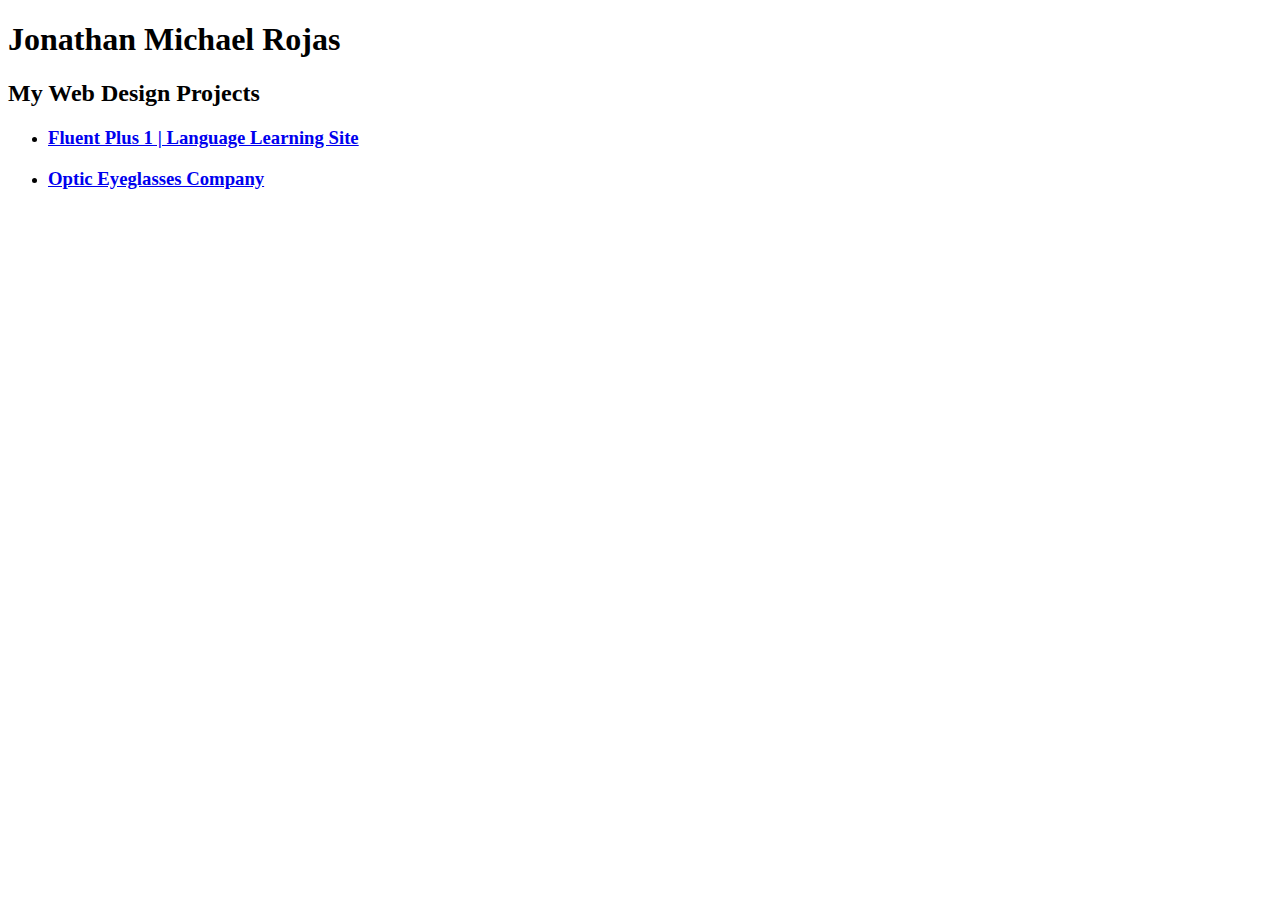
<file: index.html>
<!DOCTYPE html>
<html>
<head>
    <title>Jonathan Michael Rojas | Web Design</title>
</head>
<body>
    <h1>Jonathan Michael Rojas</h1>
    <h2>My Web Design Projects</h2>
    
    <ul>
        <li><h3><a href="fluent-plus-one/index.html" target="_blank">Fluent Plus 1 | Language Learning Site</a></h3></li>

        <li><h3><a href="optic-eyeglasses-company/index.html" target="_blank">Optic Eyeglasses Company</a></h3></li>
    </ul>
</body>
</html>
</file>
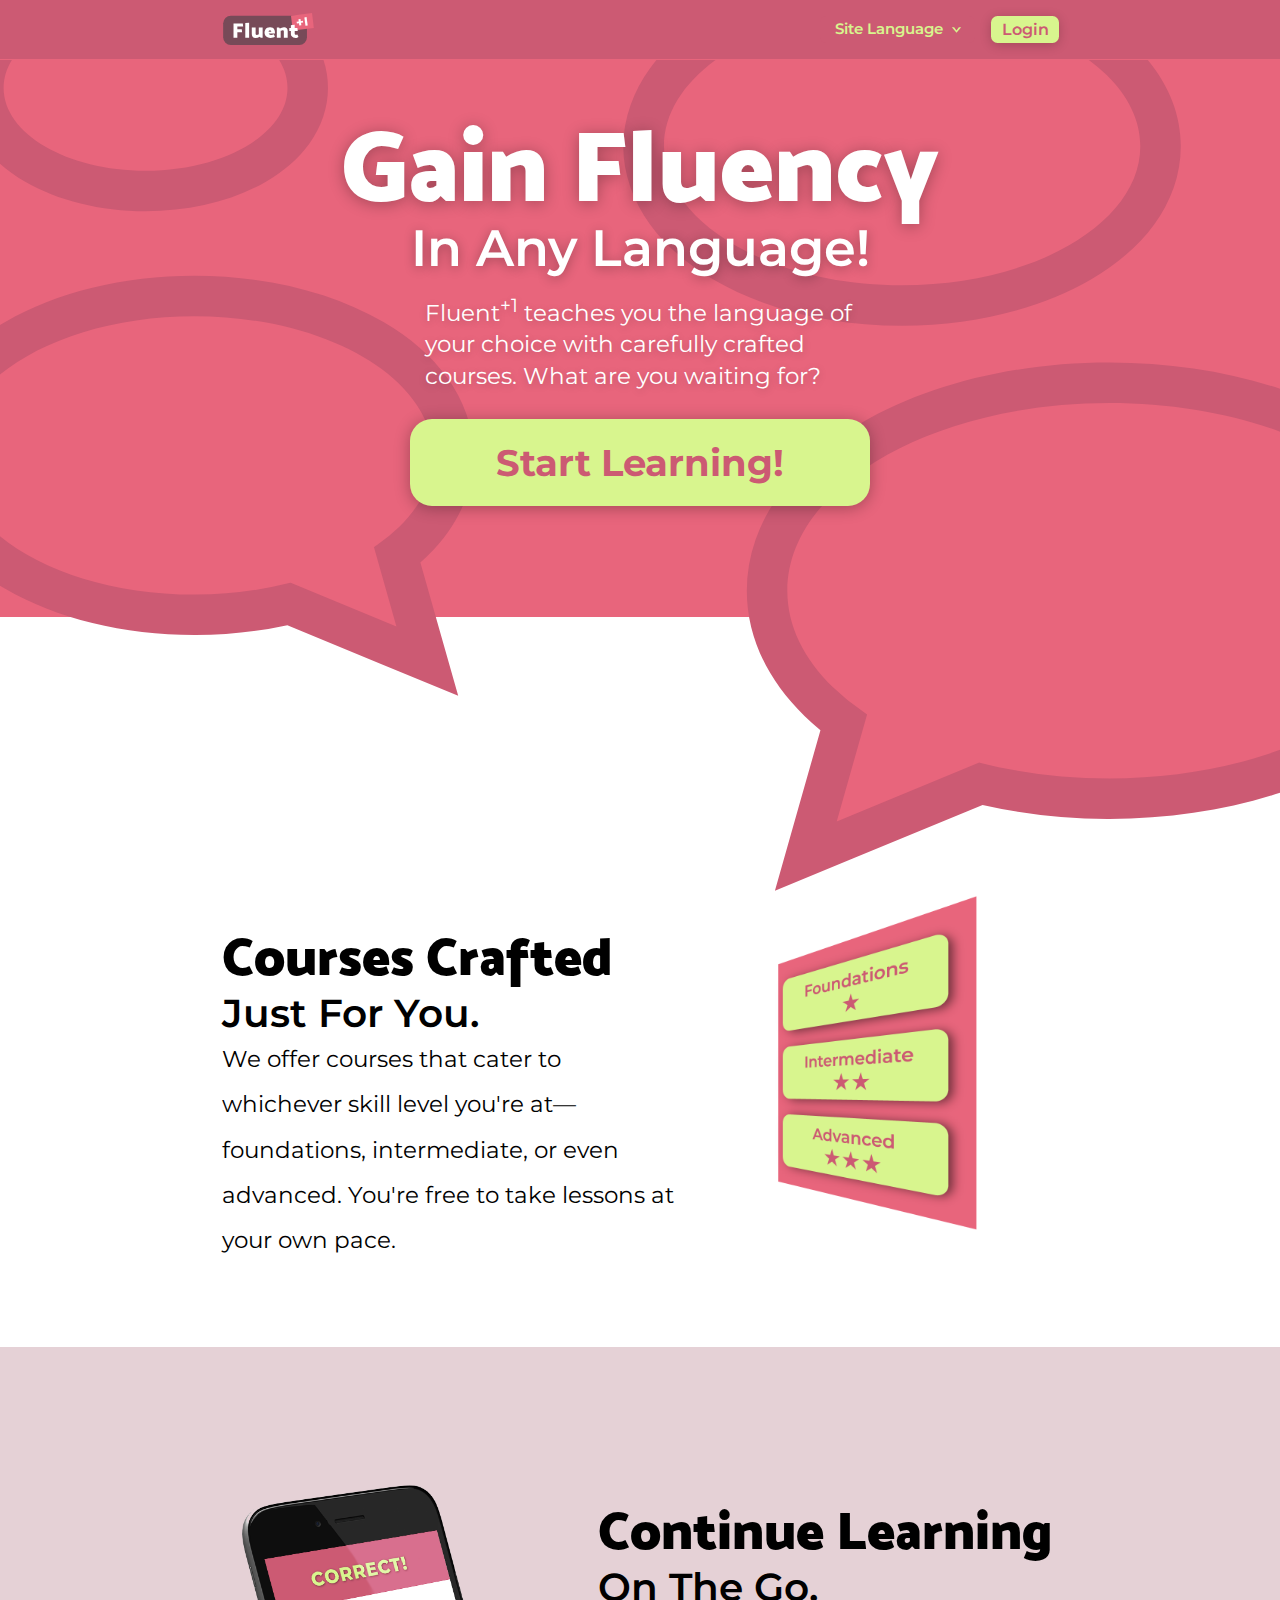
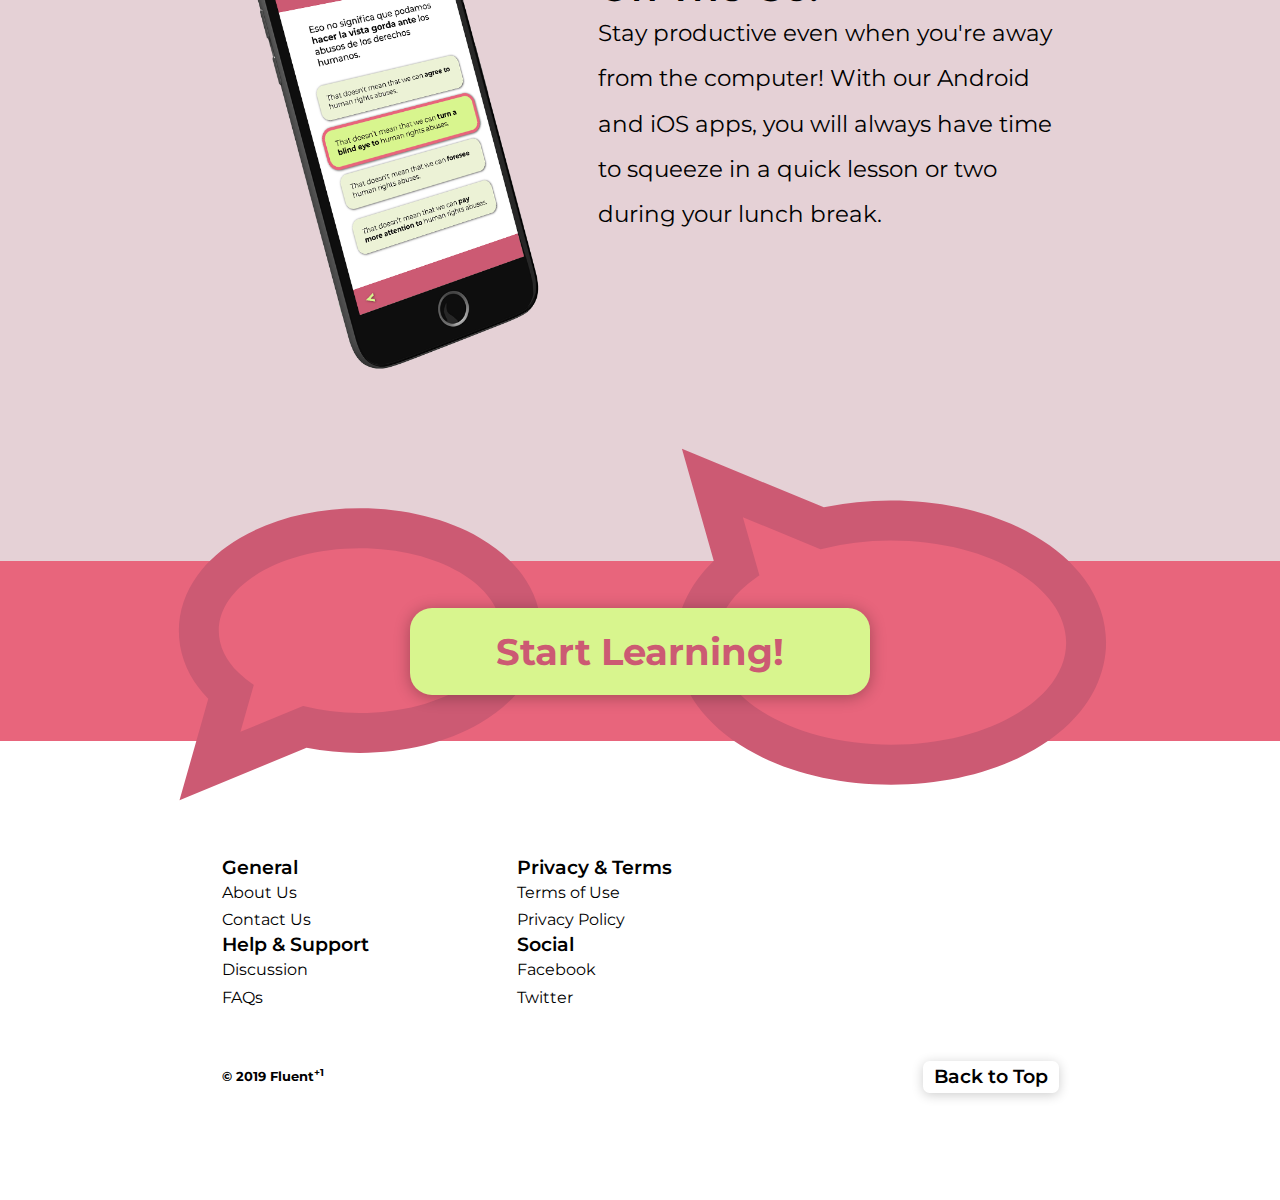
<file: fluent-plus-one/index.html>
<!DOCTYPE html>
<html>
<head>
    <title>Fluent+1 | Gain Fluency in Any Language</title>
    <link href="style.css" type="text/css" rel="stylesheet">
    <link href="https://fonts.googleapis.com/css?family=Montserrat:400,400i,500,500i,600,600i,700,700i,800,800i,900,900i" rel="stylesheet">
    <link rel="icon" type="image/png" href="images/favicon.png"/>

    <script src="backend.js"></script>
</head>

<body>
    <div class="nav">
        <div class="sub-nav">
            <a href="index.html">
                <div class="logo"></div>
            </a>
            
            <a href="#">
                <div class="login">
                    <p class="button-text">Login</p>
                </div>
            </a>

            <div class="dropdown-language">
                <button onclick="myFunction()" class="dropbtn">Site Language<div class="down-arrow"></div></button>
              <div id="myDropdown" class="dropdown-content">
                <a href="#">Čeština</a>
                <a href="#">Deutsch</a>
                <a href="#">Español</a>
                <a href="#">Français</a>
                <a href="#">Hausa</a>
                <a href="#">Italiano</a>
                <a href="#">Kiswahili</a>
                <a href="#">Magyar</a>
                <a href="#">Nederlands</a>
                <a href="#">Polski</a>
                <a href="#">Português</a>
                <a href="#">Română</a>
                <a href="#">Svenska</a>
                <a href="#">Tiếng Việt</a>
                <a href="#">Ελληνικά</a>
                <a href="#">Русский</a>
                <a href="#">العربية</a>
                <a href="#">فارسی</a>
                <a href="#">አማርኛ</a>
                <a href="#">हिन्दी</a>
                <a href="#">ภาษาไทย</a>
                <a href="#">한국어</a>
                <a href="#">বাংলা</a>
                <a href="#">中文(台灣)</a>
                <a href="#">中文(简体)</a>
                <a href="#">中文(香港)</a>
                <a href="#">日本語</a>
              </div>
            </div>
        </div>
    </div>

    <div class="container">
        <div class="body-1">
                <div class="heading-main">
                    <h1>Gain Fluency</h1>
                </div>
                <div class="sub-heading-main">
                    <h2>In Any Language!</h2>
                </div>
                <div class="description-main">
                    <p class="font-description-main">Fluent<sup>+1</sup> teaches you the language of your choice with carefully crafted courses. What are you waiting for?</p>
                </div>

                <a href="#">
                    <div class="start intro">
                        <p class="button-text">Start Learning!</p>
                    </div>
                </a>
            
            <div class="bubbles"></div>
        </div>
        
        <div class="body-2">
            <div class="sub-container">
                <div class="description description-1">
                    <h3>Courses Crafted</h3>
                    <h4>Just For You.</h4>
                    <p class="p-description">We offer courses that cater to whichever skill level you're at—foundations, intermediate, or even advanced. You're free to take lessons at your own pace.</p>
                </div>
                
                <div class="side-image side-image-1">    
                    <img src="images/difficulty-icons.png"  class="difficulty-icons"/>
                </div>
            </div>
            
        </div>
        
        
        <div class="body-3">
            <div class="sub-container">
                <div class="description description-2">
                    <h3>Continue Learning</h3>
                    <h4>On The Go.</h4>
                    <p class="p-description">Stay productive even when you're away from the computer! With our Android and iOS apps, you will always have time to squeeze in a quick lesson or two during your lunch break.</p>
                </div>
                
                <div class="side-image side-image-2">    
                    <img src="images/phone-app.png"  class="phone-app"/>
                </div>
            </div>
        </div>
        
        <div class="body-4">
            <a href="#">
                <div class="start end">
                    <p class="button-text">Start Learning!</p>
                </div>
            </a>
            <div class="bubbles-2"></div>
        </div>
        
        <div class="body-5">
            <div class="sub-footer">
                <div class="footer-links">
                    <h5>General</h5>
                    <a href="#"><p class="p-footer-link">About Us</p></a>
                    <a href="#"><p class="p-footer-link">Contact Us</p></a>
                    
                    <h5>Help & Support</h5>
                    <a href="#"><p class="p-footer-link">Discussion</p></a>
                    <a href="#"><p class="p-footer-link">FAQs</p></a>
                </div>

                <div class="footer-links">
                    <h5>Privacy & Terms</h5>
                    <a href="#"><p class="p-footer-link">Terms of Use</p></a>
                    <a href="#"><p class="p-footer-link">Privacy Policy</p></a>
                    
                    <h5>Social</h5>
                    <a href="#"><p class="p-footer-link">Facebook</p></a>
                    <a href="#"><p class="p-footer-link">Twitter</p></a>
                </div>
                
                <div class="sub-footer-end">
                    <div class="copyright">
                        <h6>&copy 2019 Fluent<sup>+1</sup></h6>
                    </div>
                    
                    <a href="#top">
                        <div class="top-button">
                            <p class="top-button-text">Back to Top</p>
                        </div>
                    </a>
                </div>
            </div>
        </div> 
    </div>
    
</body>
</html>
</file>
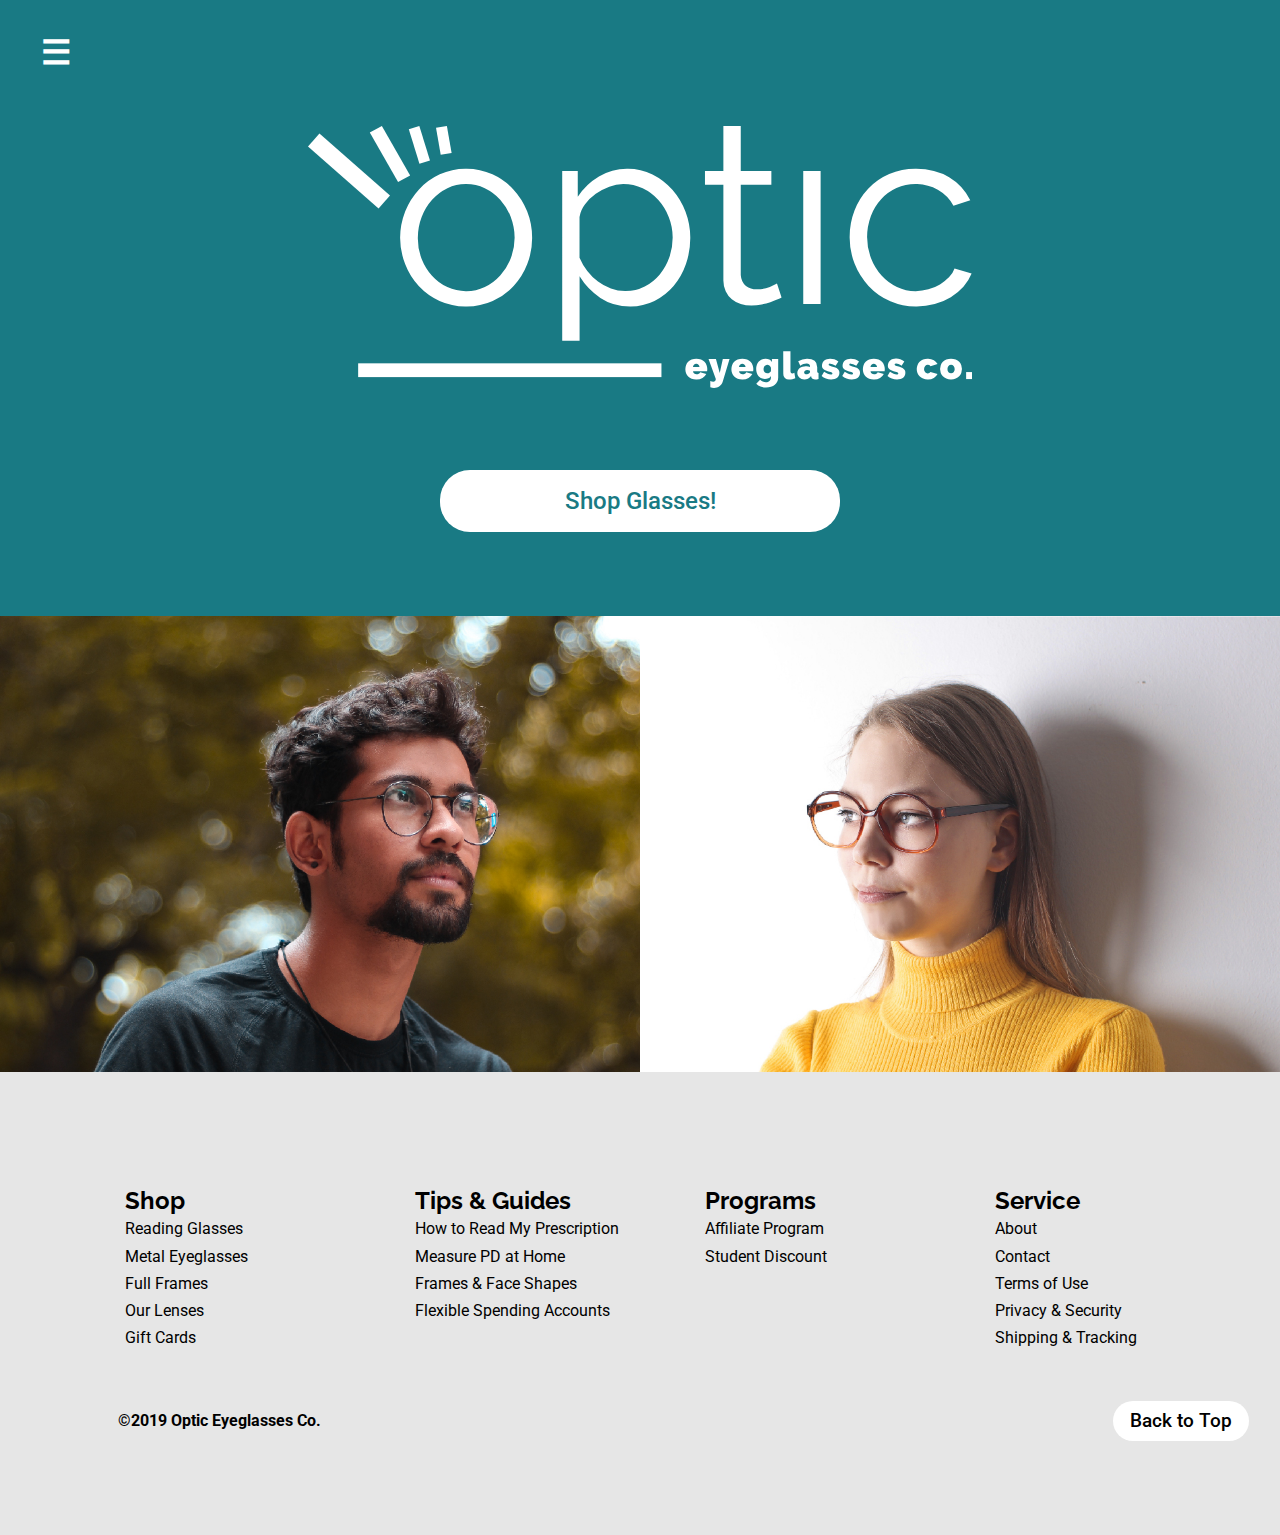
<file: optic-eyeglasses-company/index.html>
<!DOCTYPE html>
<html>
<head>
    <title>Home</title>
    <link href="style.css" type="text/css" rel="stylesheet">
    <link href="https://fonts.googleapis.com/css?family=Raleway:300,300i,400,400i,500,500i,600,600i,700,700i,800,800i,900,900i|Roboto:300,300i,400,400i,500,500i,700,700i,900,900i" rel="stylesheet">
    <script src="backend.js"></script>
    <meta name="viewport" content="width=device-width, initial-scale=1">
    <link rel="icon" type="image/png" href="images/favicon.png"/>
</head>

<body>
    <div class=nav>
        <div id="my-sidebar" class="sidebar">
            <a id="x-button" href="javascript:void(0)" class="close-btn" onclick="closeNav()">×</a>
            <a class="home" id="home" href="index.html"></a>
            <a href="#about">About</a>
            <a href="#login">Login</a>
            <a href="#Shop">Shopping</a>
            <a href="#cart">Cart</a>
            <a href="#help">Help</a>
        </div>

        <div id="main">
          <button class="open-btn" onclick="openNav()">☰</button>
        </div>
    </div>
    
    
    
    <div class="container">
        <div class="main-box">
            <div class="logo">
                <img class="logo" src="images/logo.svg"/>
            </div>
            
            <div class="shop-container">
                <a href="#shop">
                    <div class="shop"><h3 class="shop-font">Shop Glasses!</h3></div>
                </a>
            </div>
        </div>
        
         <div class="second-box">
            <a href="#men">
                <div class="responsive-2-col">
                  <img class="glasses" src="images/man-glasses.jpg">
                </div>
            </a>

            <a href="#women">
                <div class="responsive-2-col responsive-margin">
                  <img class="glasses" src="images/woman-glasses.jpg">
                </div>
            </a>
        </div>
    
        <div class="footer-box">
            <div class="sub-footer">
                <div class="footer-links">
                    <h2>Shop</h2>
                    <a href="#"><p class="p-footer-link">Reading Glasses</p></a>
                    <a href="#"><p class="p-footer-link">Metal Eyeglasses</p></a>
                    <a href="#"><p class="p-footer-link">Full Frames</p></a>
                    <a href="#"><p class="p-footer-link">Our Lenses</p></a>
                    <a href="#"><p class="p-footer-link">Gift Cards</p></a>
                </div>

                <div class="footer-links">
                    <h2>Tips & Guides</h2>
                    <a href="#"><p class="p-footer-link">How to Read My Prescription</p></a>
                    <a href="#"><p class="p-footer-link">Measure PD at Home</p></a>
                    <a href="#"><p class="p-footer-link">Frames & Face Shapes</p></a>
                    <a href="#"><p class="p-footer-link">Flexible Spending Accounts</p></a>
                </div>
                
                <div class="footer-links">
                    <h2>Programs</h2>
                    <a href="#"><p class="p-footer-link">Affiliate Program</p></a>
                    <a href="#"><p class="p-footer-link">Student Discount</p></a>
                </div>
                
                <div class="footer-links">        
                    <h2>Service</h2>
                    <a href="#"><p class="p-footer-link">About</p></a>
                    <a href="#"><p class="p-footer-link">Contact</p></a>
                    <a href="#"><p class="p-footer-link">Terms of Use</p></a>
                    <a href="#"><p class="p-footer-link">Privacy & Security</p></a>
                    <a href="#"><p class="p-footer-link">Shipping & Tracking</p></a>
                </div>
                
                <div class="sub-footer-end">
                    <div class="copyright">
                        <h4>&copy;2019 Optic Eyeglasses Co.</h4>
                    </div>
                    
                    <a href="#top">
                        <div class="top-button">
                            <h3 class="top-button-text">Back to Top</h3>
                        </div>
                    </a>
                </div>
            </div>
        </div> 
    </div>
    
</body>
</html>
</file>
<file: fluent-plus-one/style.css>
/* fonts, type */
@font-face{
font-family: "Mosk";
src: url("fonts/Mosk Ultra-Bold 900.ttf") format("truetype");
}

h1, h3{
    font-family: "Mosk";
}

h1{
    font-size: 76pt;
    text-shadow: 0 2px 16px rgba(0,0,0,0.3);
}

h3{
    font-size: 39.5pt;
}

h2, h4, h5, h6, p{
    font-family: "Montserrat", sans-serif;
}

h2{
    font-size: 38pt;
    font-weight: 600;
    line-height: 1.1em;
    text-shadow: 0 2px 12px rgba(0,0,0,0.3);
}

h4{
    font-size: 29pt;
    font-weight: 600;
}

h5{
    font-size: 14pt;
    font-weight: 600;
    clear: both;
    float: left;
}

h1, h2, .description-main{
    color: white;
    position: relative;
    z-index: 3;
}

h1, h2{
    text-align: center;
}

 .font-description-main{
     font-size: 17pt;
     text-shadow: 0 2px 8px rgba(0,0,0,0.2);
}

.p-description{
    font-size: 17pt;
    line-height: 2em;
}

/* links */
a:link {
  text-decoration: none;
}
            
a:hover {
  color: black;
}
            
a:active {
  color: white;
}
            
a:visited {
  color: white;
}

/* reset everything */
html, body{
    margin: 0;
    padding: 0;
} 

html{
 overflow: auto;   
}

body{
    overflow: hidden;
}

h1, h2, h3, h4, h5, h6, p{
    margin: 0;
}

/* more images */
.phone-app{
    width: 100%;
}

.difficulty-icons{
    width: 100%;
}

/* navigation, buttons */
.nav{
    background-color: #CC5A73;
    width: 100%;
    height: 59px;
    position: fixed;
    z-index: 100;
    top: 0;
    left: 0;
    /* transition: top 0.3s;  Transition effect when sliding down (and up) */
}

.logo{
    background-size: 95px;
    background-repeat: no-repeat;
    background-position: center;
    background-image: url("images/logo.svg");
    height: 45px;
    width: 95px;
    float: left;
    margin: 7px 0 7px 16.2px;
}

.login{
    background-color: #D8F58E;
    font-weight: 600;
    font-size: 12pt;
    height: 26.6px;
    width: 67.5px;
    border-radius: 6.5px;
    float: right;
    margin: 16.2px;
    box-shadow: 0 2px 12px rgba(0,0,0,0.2);
}

.login:hover{
    background-color: #effbd0;
}

.start{
    width: 100%;
    height: 87px;
    border-radius: 22px;
    background-color: #D8F58E;
    margin: 0 auto;
    text-align: center;
    font-weight: 700;
    font-size: 28pt;
    box-shadow: 0 2px 16px rgba(0,0,0,0.3);
    position: relative;
}

.start:hover{
    background-color: #effbd0;
}

.intro{
    margin-top: 27px;
    min-width: 200px;
    max-width: 460px;
    z-index: 2;
}

.end{
    min-width: 200px;
    max-width: 460px;
    top: 47px;
    z-index: 11;

}

.button-text{
    display: table-cell;
    vertical-align: middle;
    text-align: center;
}

.login, .start, .logo{
    display: table;
}


/* text color */
.login, .start{
    color: #CC5A73;
}


/* main body container divisions */
.container{
    max-width: 100%;
    height: auto;
    position: relative;
    top: 59px;
}

.bubbles{
    height: 860px;
    width: 100%;
    background-image: url("images/intro.svg");
    background-size: 1670px;
    background-repeat: no-repeat;
    background-position: center;
    position: absolute;
    top: -14px;
    z-index: 1;
}

.bubbles-2{
    height: 354px;
    width: 100%;
    background-image: url("images/end.svg");
    background-size: 1092px;
    background-repeat: no-repeat;
    background-position: center;
    position: relative;
    z-index: 10;
    display: inline-block;
    top: -200px;
}

.body-1{
    height: 558px;
    width: 100%;
    background-color: #E8657C;
    background-size: 1670px;
    background-repeat: no-repeat;
    background-position: center;
    margin-top: -14px;
    z-index: 3;
    position: relative;
    top: 14px;
}

.body-2{
    min-height: 540px;
    max-height: 2000px;
    background-color: white;
    width: 100%;
    position: relative;
    top: 200px;
    z-index: 2;
    display: inline-block;
}

.body-3{
    min-height: 860px;
    max-height: 2000px;
    width: 100%;
    background-color: #E5D1D6;
    position: relative;
    top: 200px;
    z-index: 2;
    display: inline-block;
}

.body-4{
    height: 180px;
    width: 100%;
    background-color: #E8657C;
    position: relative;
    top: 150px;
    z-index: 2;
    display: inline-block;
}

.body-5{
    width: 100%;
    background-color: white;
    position: relative;
    z-index: 2;
    display: inline-block;
}

.sub-container{
    min-width: 400px;
    max-width: 870px;
    margin: auto;
}

.sub-nav{
    min-width: 360px;
    max-width: 870px;
    margin: auto;
}

.sub-footer{
    min-width: 400px;
    max-width: 870px;
    margin: auto;
}

.sub-footer-end{
    width: 100%;
    height: 185px;
    display: inline-block;
}

/* main body */
.heading-main{
    width: 100%;
    margin: 0 auto;
    padding-top: 60px;
    line-height: 5.8em;
}

.sub-heading-main{
    margin-top: 9px;
}

.description-main{
    min-width: 100px;
    max-width: 430px;
    margin: auto;
    margin-top: 13px;
    text-align: left;
    line-height: 2em;
}

.description{
    max-width: 460px;
    min-width: 50px;
    margin: 0 2% 35px 2%;
}

.description-1{
    position: relative;
    top: 120px;
    float: left;
}

.description-2{
    position: relative;
    top: 150px;
    float: right;
}

.side-image{
    width: 340px;
    margin: 0 2%;
}

.side-image-1{
    height: 500px;
    position: relative;
    top: 90px;
    float: left;
}

.side-image-2{
    height: 600px;
    position: relative;
    top: 120px;
    float: right;
}

.footer-links{
    width: 260px;
    float: left;
    margin: 0 2% 0 2%;
}

.p-footer-link{
    color: black;
    font-size: 12pt;
    line-height: 1.7em;
    clear: both;
    float: left;
}

.p-footer-link:hover{
    color: #e8657c;
}

.copyright{
    width: 120px;
    float: left;
    margin: 55px 0 0 2%;
    font-size: 14pt;
}

.top-button{
    background-color: white;
    font-weight: 600;
    color: black;
    font-size: 14pt;
    height: 32px;
    width: 136px;
    border-radius: 6.5px;
    float: right;
    margin: 50px 16px 0 0;
    box-shadow: 0 2px 12px rgba(0,0,0,0.2);
    display: table;
}

.top-button:hover{
    color: #CC5A73;
    height: 34px;
    width: 138px;
    font-size: 14.25pt;
    margin: 49px 15px 0 0;
    box-shadow: 0 3px 13px rgba(0,0,0,0.2);
}

.top-button-text{
    display: table-cell;
    vertical-align: middle;
    text-align: center;
}

/* Dropdown Button */
.down-arrow{
    height: 19px;
    width: 11px;
    background-size: 11px;
    background-repeat: no-repeat;
    background-position: center;
    background-image: url("images/dropdown-arrow.svg");
    float: right;
    margin-right: 7px;
    margin-left: -1px;
}

.dropbtn {
    background-color: #CC5A73;
    height: 26.6px;
    width: 155px;
    color: #D8F58E;
    font-size: 16px;
    border: none;
    cursor: pointer;
    border-radius: 6.5px;
    font-weight: 600;
    font-family: "Montserrat", sans-serif;
    font-size: 11pt;
}

/* Dropdown button on hover & focus */
.dropbtn:hover, .dropbtn:focus {
    background-color: #E8657C;
}

/* The container <div> - needed to position the dropdown content */
.dropdown-language {
    position: relative;
    height: 26.6px;
    float: right;
    margin: 16.2px 0;
    font-family: "Montserrat", sans-serif;
    font-size: 11pt;
}

/* Dropdown Content (Hidden by Default) */
.dropdown-content {
    display: none;
    position: absolute;
    left: 8px;
    top: 30px;
    background-color: #f1f1f1;
    min-width: 110px;
    box-shadow: 0px 8px 20px 0px rgba(0,0,0,0.2);
    z-index: 1;
    border-radius: 5px 0 0 5px;
    height: 496px;
    overflow: auto;
}

/* Links inside the dropdown */
.dropdown-content a {
    color: #CC5A73;
    padding: 12px 16px;
    text-decoration: none;
    display: block;
    font-weight: 600;
}

/* Change color of dropdown links on hover */
.dropdown-content a:hover {
    background-color: white;
    box-shadow: 0 2px 18px rgba(0,0,0,0.06);

}

/* Show the dropdown menu (use JS to add this class to the .dropdown-content container when the user clicks on the dropdown button) */
.show {
    display:block;
}

/* remove blue outline when clicking on dropdown button (hover & focus) */
.dropbtn:active,
.dropbtn:focus,
.dropbtn.active {
  outline: 0;
}


/* text highlight color */

/*** Works on common browsers ***/
::selection {
    background-color: #6f1122;
    color: #fff;
}

/*** Mozilla based browsers ***/
::-moz-selection {
    background-color: #6f1122;
    color: #fff;
}

/***For Other Browsers ***/
::-o-selection {
    background-color: #6f1122;
    color: #fff;
}

::-ms-selection {
    background-color: #6f1122;
    color: #fff;
}

/*** For Webkit ***/
::-webkit-selection {
    background-color: #6f1122;
    color: #fff;
}
</file>
<file: optic-eyeglasses-company/style.css>
/* reset rules */
* {
    box-sizing: border-box;
}

html, body{
    margin: 0;
    padding: 0;
} 

h1, h2, h3, h4, h5, h6, p{
    margin: 0;
}

/* font family */
html{
font-family: 'Roboto', sans-serif;
}

h1, h2 {
    font-family: 'Raleway', sans-serif;
}

/* Standard link */
a:link {
  text-decoration: none;
}

/*** text highlight ***/
/** Works on common browsers **/
::selection {
    background-color: #FF7A84;
    color: white;
}

/** Mozilla based browsers **/
::-moz-selection {
    background-color: #FF7A84;
    color: white;
}

/** For Other Browsers **/
::-o-selection {
    background-color: #FF7A84;
    color: white;
}

::-ms-selection {
    background-color: #FF7A84;
    color: white;
}

/** For Webkit **/
::-webkit-selection {
    background-color: #FF7A84;
    color: white;
}

/* sections */
.container{
    margin-top: -113px;
}

.main-box{
    padding-bottom: 84px;
    background-color: #197A84;
}

.landing{
    margin-top: 45px;
    background-color: aqua;
}

.shopping-box{
    background-color: white;
}

.footer-box{
    background-color: #E6E6E6;
}

/* Sidebar */
.sidebar {
    height: 100%;
    width: 0;
    position: fixed;
    z-index: 1;
    top: 0;
    left: 0;
    background-color: white;
    overflow-x: hidden;
    transition: 0.5s;
    padding-top: 60px;
    font-weight: 500;
}

.sidebar a {
    padding: 8px 8px 8px 32px;
    text-decoration: none;
    font-size: 23px;
    color: black;
    display: block;
    transition: 0.3s;
}

.sidebar a:hover {
    color: black;
    background-color: lightgray;
}

.sidebar .close-btn {
    position: absolute;
    top: 0;
    right: 25px;
    font-size: 36px;
    padding: 0px 15px 2px 15px;
}

.open-btn {
    font-size: 2.1em;
    font-weight: 900;
    cursor: pointer;
    color: white;
    background-color: rgba(0,0,0,0);
    padding: .5em .75em;
    border: none;
}

.open-btn:hover {
    background-color: white;
    color: #197A84;
}

#main {
    transition: margin-left .5s;
    padding: 16px;
}

#x-button{
    font-weight: 400;
}

#x-button:hover {
    background-color: lightgray;
}

/* On smaller screens, where height is less than 450px, change the style of the sidenav (less padding and a smaller font size) */
@media screen and (max-height: 450px) {
    .sidebar {
      padding-top: 15px;
    }
    
    .sidebar a {
      font-size: 18px;
    }
}

.active {
    background-color: lightgray;
}


/* responsive storefront 2 column grid */
.responsive-2-col{
    float: left;
    width: 50%;
    margin-bottom: -4px;
}

@media only screen and (max-width: 900px) {
    .responsive-2-col {
        width: 50%;
    }
}

@media only screen and (max-width: 780px) {
    .responsive-2-col {
        width: 100%;
    }
}

.clearfix:after {
  content: "";
  display: table;
  clear: both;
}


.responsive-margin{
    margin-bottom: 110px;
}

/* responsive product photo grid */
.responsive {
    padding: 0 6px;
    float: left;
    width: 24.99999%;
}

div.gallery {
    border: .1px solid cyan;
}

div.descript {
    padding-top: 15px;
    text-align: center;
}

@media only screen and (max-width: 900px) {
    .responsive {
        width: 49.99999%;
        margin: 6px 0;
    }
}

@media only screen and (max-width: 500px) {
    .responsive {
        width: 100%;
    }
}

.clearfix:after {
  content: "";
  display: table;
  clear: both;
}

/* logo */
div.logo{
    max-width: 696px;
    margin: auto;
    padding: 134px 16px 0px 16px;
}

img.logo{
    margin: auto;
    display: block;
    width: 100%;
}

.home{
    background-image: url(images/logo-black.svg);
    background-position: center;
    background-size: 120px;
    background-repeat: no-repeat;
    height: 50px;
    width: 120px;
    margin: 0px 0px 25px 34px;
}

#home:hover{
    background-color: rgba(0,0,0,0);
}

/* shop buttons */
.shop-container{
    height: 62px;
    max-width: 400px;
    min-width: 300px;
    margin: auto;
}

.shop{
    width: 100%;
    height: 100%;
    background-color: white;
    color: #197A84;
    margin-top: 82px;
    border-radius: 30px;
    display: table;
}

.shop:hover{
    background-color: #125659;
    color: white;
}

.shop-font{
    display: table-cell;
    vertical-align: middle;
    text-align: center;
    font-size: 18pt;
    font-weight: 500;
    font-family: 'Roboto', 'sans-serif';
}



/* glasses images */
img.glasses{
    width: 100%;
}

/* footer stuff */
.sub-footer{
    min-width: 400px;
    max-width: 1250px;
    margin: auto;
    padding: 0 0 0 80px;
}

.footer-links{
    width: 260px;
    float: left;
    margin: 0 0 20px 30px;
    clear: right;
}

.p-footer-link{
    color: black;
    font-size: 12pt;
    line-height: 1.7em;
    clear: both;
    float: left;
}

.p-footer-link:hover{
    color: #197A84;
    font-size: 1.03em;
}

.sub-footer-end{
    width: 100%;
    height: 160px;
    display: inline-block;
}

.copyright{
    float: left;
    margin: 40px 0 0 2%;
}

.top-button{
    background-color: white;
    color: black;
    height: 40px;
    width: 136px;
    border-radius: 30px;
    float: right;
    margin: 30px 16px 0 0;
    display: table;
}

.top-button:hover{
    background-color: #197A84;
    color: white;
}

.top-button-text{
    font-weight: 500;
    display: table-cell;
    vertical-align: middle;
    text-align: center;
}
</file>
